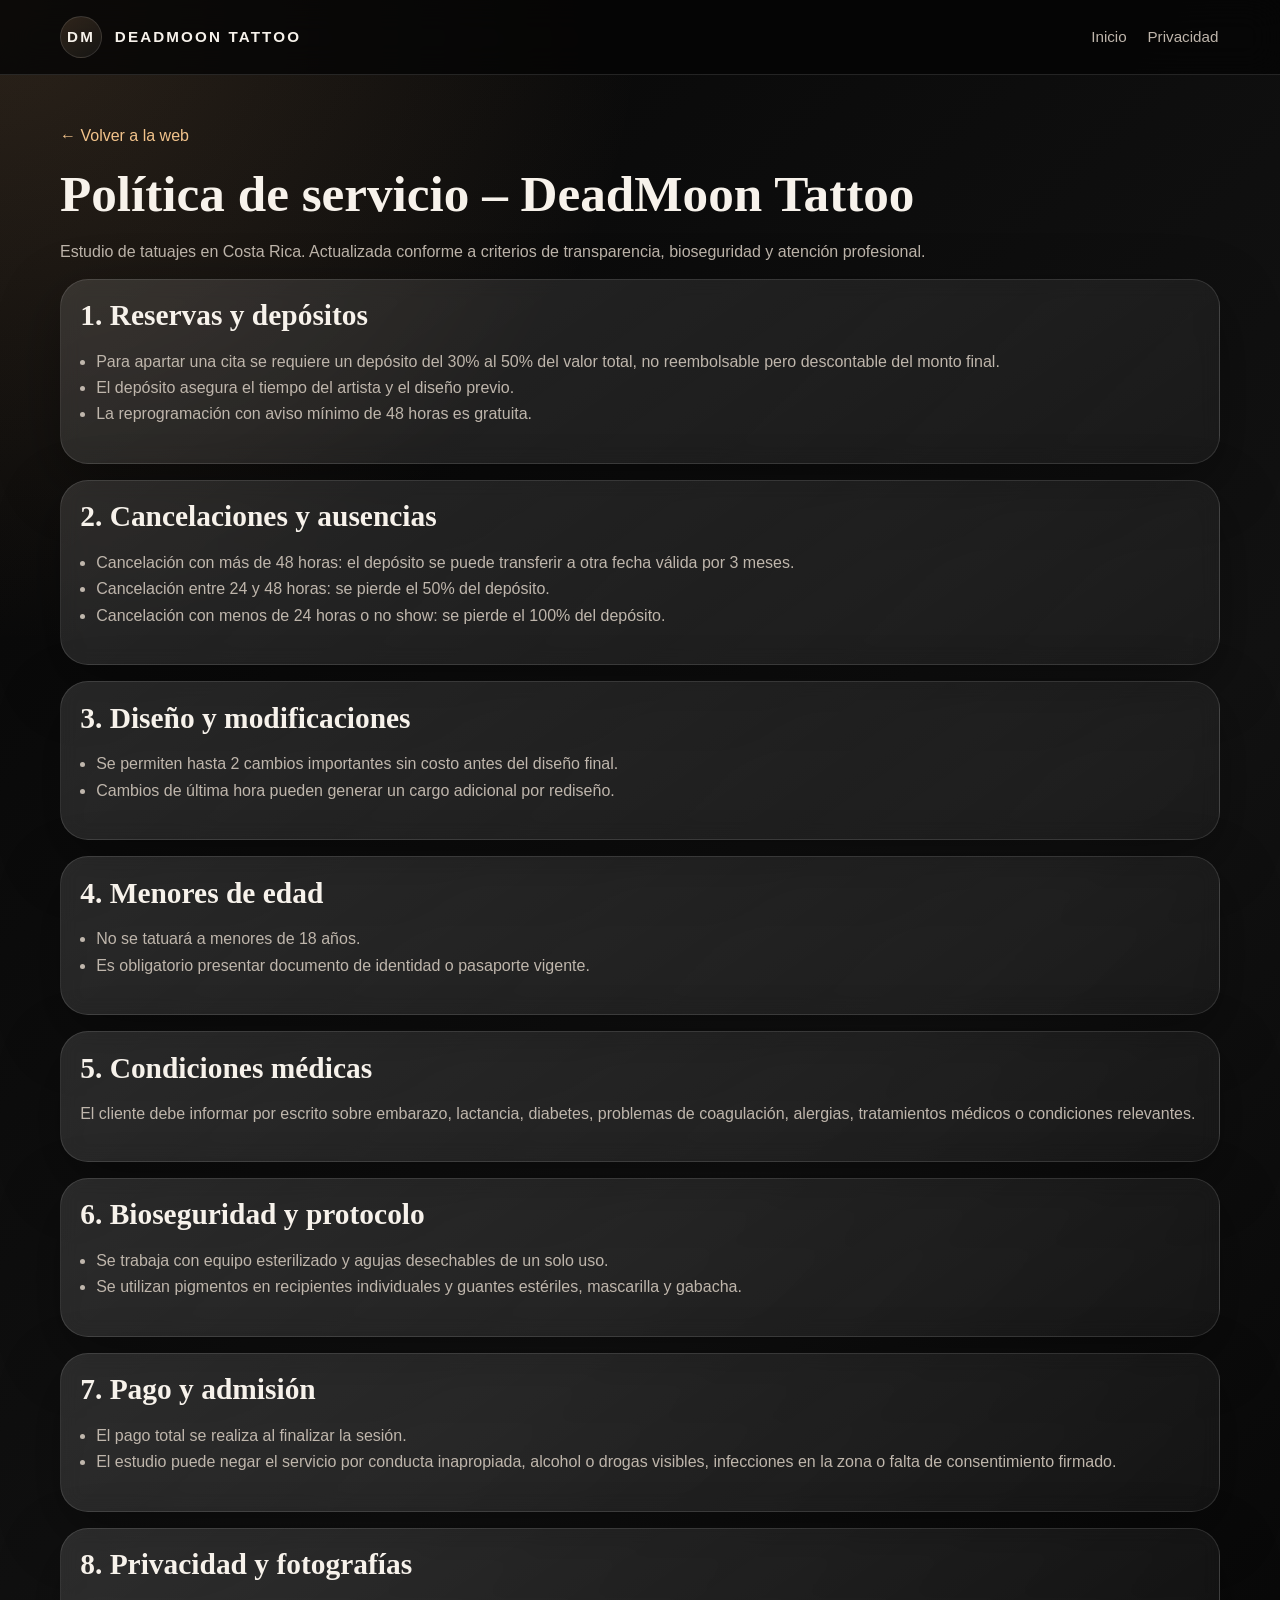
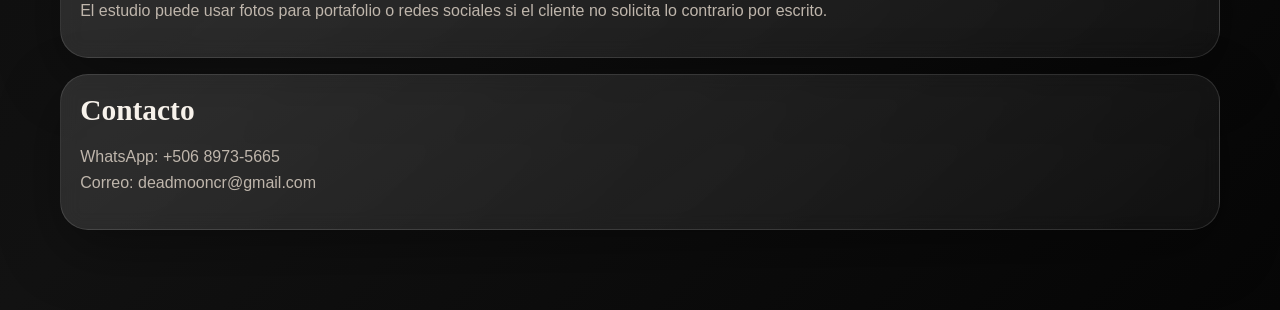
<file: policies.html>
<!DOCTYPE html>
<html lang="es">
  <head>
    <meta charset="UTF-8" />
    <meta name="viewport" content="width=device-width, initial-scale=1.0" />
    <meta name="robots" content="index,follow" />
    <meta http-equiv="Referrer-Policy" content="strict-origin-when-cross-origin" />
    <meta http-equiv="X-Content-Type-Options" content="nosniff" />
    <meta http-equiv="Permissions-Policy" content="geolocation=(), microphone=(), camera=()" />
    <meta http-equiv="Content-Security-Policy" content="default-src 'self'; script-src 'self'; style-src 'self' https://fonts.googleapis.com; img-src 'self' https: data:; font-src 'self' https://fonts.gstatic.com; connect-src 'self'; object-src 'none'; base-uri 'self'; frame-ancestors 'none'; upgrade-insecure-requests" />
    <title>Política de servicio | DeadMoon Tattoo</title>
    <link rel="preconnect" href="https://fonts.googleapis.com" />
    <link rel="preconnect" href="https://fonts.gstatic.com" crossorigin />
    <link href="https://fonts.googleapis.com/css2?family=Inter:wght@400;500;600;700;800&family=Playfair+Display:wght@600;700&display=swap" rel="stylesheet" />
    <link rel="stylesheet" href="/styles.css" />
  </head>
  <body>
    <header class="topbar">
      <div class="container topbar-inner">
        <a href="/" class="brand">
          <span class="brand-mark">DM</span>
          <span>DeadMoon Tattoo</span>
        </a>
        <nav>
          <a href="/">Inicio</a>
          <a href="/privacy.html">Privacidad</a>
        </nav>
      </div>
    </header>

    <main class="container policy-page">
      <a class="back-link" href="/">← Volver a la web</a>
      <h1>Política de servicio – DeadMoon Tattoo</h1>
      <p>Estudio de tatuajes en Costa Rica. Actualizada conforme a criterios de transparencia, bioseguridad y atención profesional.</p>

      <section class="panel">
        <h2>1. Reservas y depósitos</h2>
        <ul>
          <li>Para apartar una cita se requiere un depósito del 30% al 50% del valor total, no reembolsable pero descontable del monto final.</li>
          <li>El depósito asegura el tiempo del artista y el diseño previo.</li>
          <li>La reprogramación con aviso mínimo de 48 horas es gratuita.</li>
        </ul>
      </section>

      <section class="panel">
        <h2>2. Cancelaciones y ausencias</h2>
        <ul>
          <li>Cancelación con más de 48 horas: el depósito se puede transferir a otra fecha válida por 3 meses.</li>
          <li>Cancelación entre 24 y 48 horas: se pierde el 50% del depósito.</li>
          <li>Cancelación con menos de 24 horas o no show: se pierde el 100% del depósito.</li>
        </ul>
      </section>

      <section class="panel">
        <h2>3. Diseño y modificaciones</h2>
        <ul>
          <li>Se permiten hasta 2 cambios importantes sin costo antes del diseño final.</li>
          <li>Cambios de última hora pueden generar un cargo adicional por rediseño.</li>
        </ul>
      </section>

      <section class="panel">
        <h2>4. Menores de edad</h2>
        <ul>
          <li>No se tatuará a menores de 18 años.</li>
          <li>Es obligatorio presentar documento de identidad o pasaporte vigente.</li>
        </ul>
      </section>

      <section class="panel">
        <h2>5. Condiciones médicas</h2>
        <p>El cliente debe informar por escrito sobre embarazo, lactancia, diabetes, problemas de coagulación, alergias, tratamientos médicos o condiciones relevantes.</p>
      </section>

      <section class="panel">
        <h2>6. Bioseguridad y protocolo</h2>
        <ul>
          <li>Se trabaja con equipo esterilizado y agujas desechables de un solo uso.</li>
          <li>Se utilizan pigmentos en recipientes individuales y guantes estériles, mascarilla y gabacha.</li>
        </ul>
      </section>

      <section class="panel">
        <h2>7. Pago y admisión</h2>
        <ul>
          <li>El pago total se realiza al finalizar la sesión.</li>
          <li>El estudio puede negar el servicio por conducta inapropiada, alcohol o drogas visibles, infecciones en la zona o falta de consentimiento firmado.</li>
        </ul>
      </section>

      <section class="panel">
        <h2>8. Privacidad y fotografías</h2>
        <p>El estudio puede usar fotos para portafolio o redes sociales si el cliente no solicita lo contrario por escrito.</p>
      </section>

      <section class="panel">
        <h2>Contacto</h2>
        <p>WhatsApp: +506 8973-5665<br />Correo: deadmooncr@gmail.com</p>
      </section>
    </main>
  </body>
</html>
</file>
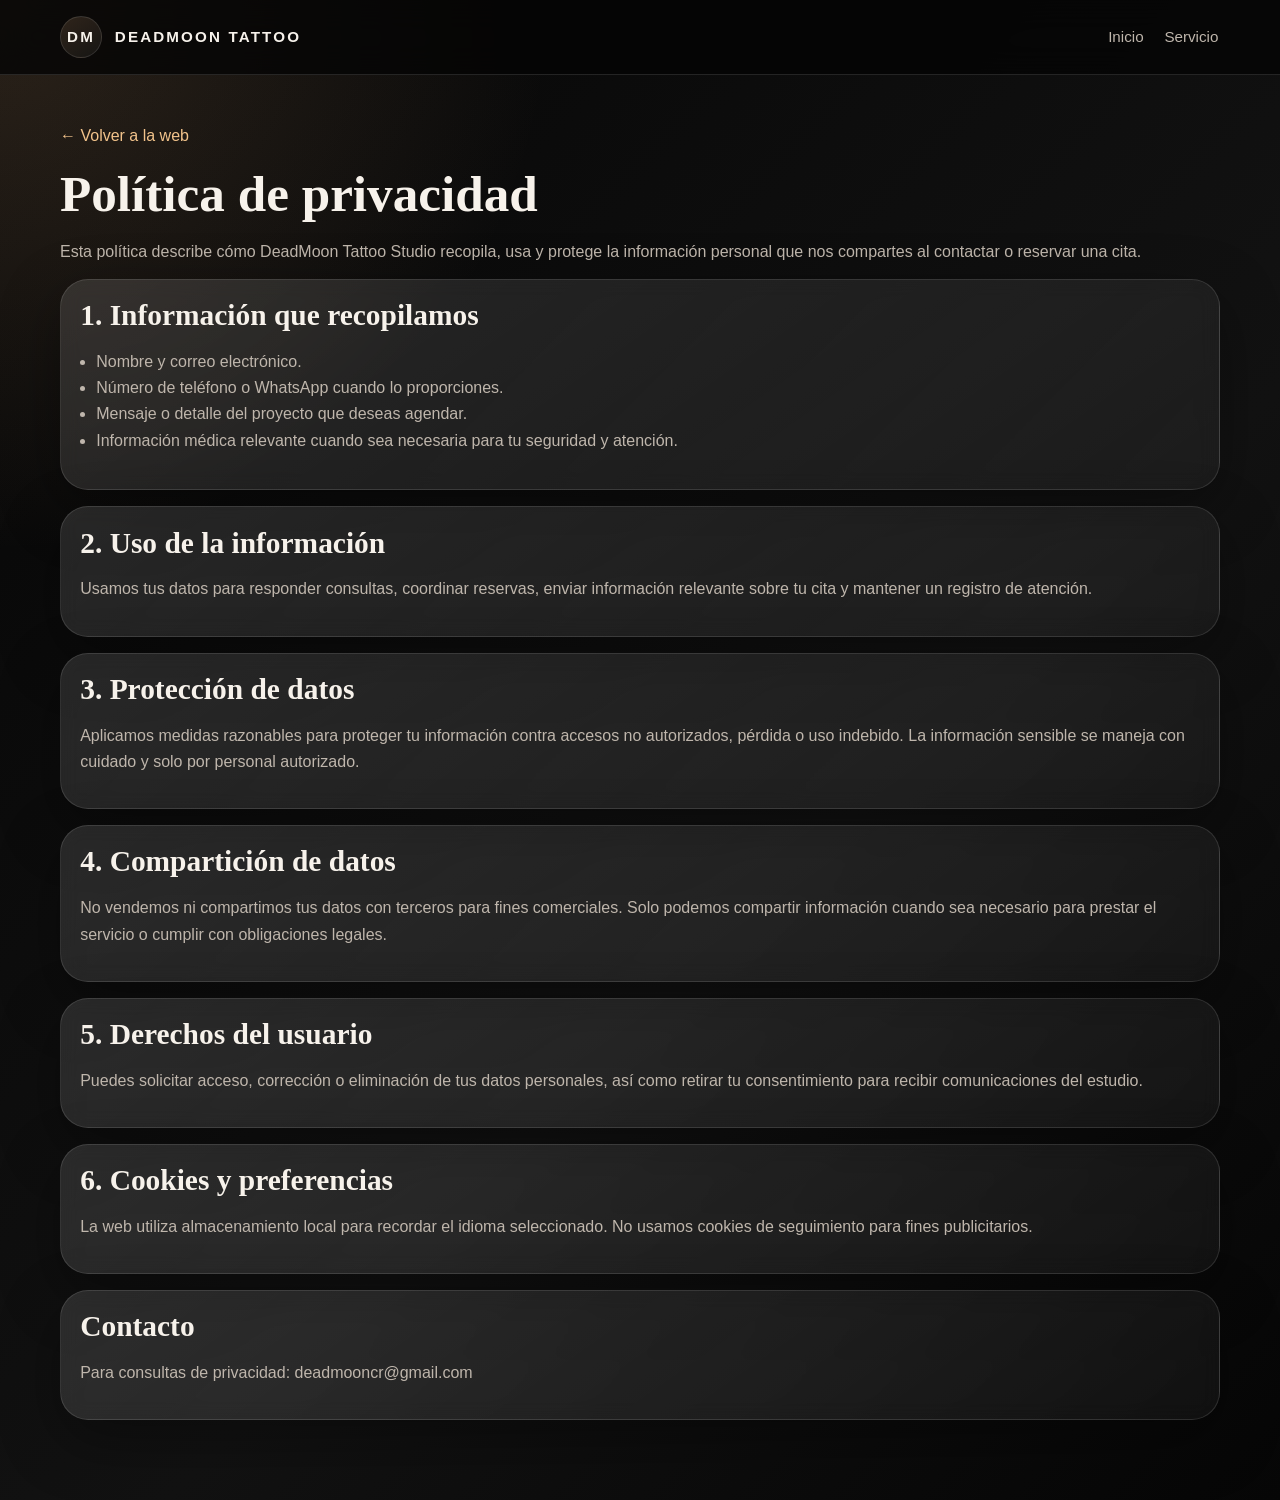
<file: privacy.html>
<!DOCTYPE html>
<html lang="es">
  <head>
    <meta charset="UTF-8" />
    <meta name="viewport" content="width=device-width, initial-scale=1.0" />
    <meta name="robots" content="index,follow" />
    <meta http-equiv="Referrer-Policy" content="strict-origin-when-cross-origin" />
    <meta http-equiv="X-Content-Type-Options" content="nosniff" />
    <meta http-equiv="Permissions-Policy" content="geolocation=(), microphone=(), camera=()" />
    <meta http-equiv="Content-Security-Policy" content="default-src 'self'; script-src 'self'; style-src 'self' https://fonts.googleapis.com; img-src 'self' https: data:; font-src 'self' https://fonts.gstatic.com; connect-src 'self'; object-src 'none'; base-uri 'self'; frame-ancestors 'none'; upgrade-insecure-requests" />
    <title>Política de privacidad | DeadMoon Tattoo</title>
    <link rel="preconnect" href="https://fonts.googleapis.com" />
    <link rel="preconnect" href="https://fonts.gstatic.com" crossorigin />
    <link href="https://fonts.googleapis.com/css2?family=Inter:wght@400;500;600;700;800&family=Playfair+Display:wght@600;700&display=swap" rel="stylesheet" />
    <link rel="stylesheet" href="/styles.css" />
  </head>
  <body>
    <header class="topbar">
      <div class="container topbar-inner">
        <a href="/" class="brand">
          <span class="brand-mark">DM</span>
          <span>DeadMoon Tattoo</span>
        </a>
        <nav>
          <a href="/">Inicio</a>
          <a href="/policies.html">Servicio</a>
        </nav>
      </div>
    </header>

    <main class="container policy-page">
      <a class="back-link" href="/">← Volver a la web</a>
      <h1>Política de privacidad</h1>
      <p>Esta política describe cómo DeadMoon Tattoo Studio recopila, usa y protege la información personal que nos compartes al contactar o reservar una cita.</p>

      <section class="panel">
        <h2>1. Información que recopilamos</h2>
        <ul>
          <li>Nombre y correo electrónico.</li>
          <li>Número de teléfono o WhatsApp cuando lo proporciones.</li>
          <li>Mensaje o detalle del proyecto que deseas agendar.</li>
          <li>Información médica relevante cuando sea necesaria para tu seguridad y atención.</li>
        </ul>
      </section>

      <section class="panel">
        <h2>2. Uso de la información</h2>
        <p>Usamos tus datos para responder consultas, coordinar reservas, enviar información relevante sobre tu cita y mantener un registro de atención.</p>
      </section>

      <section class="panel">
        <h2>3. Protección de datos</h2>
        <p>Aplicamos medidas razonables para proteger tu información contra accesos no autorizados, pérdida o uso indebido. La información sensible se maneja con cuidado y solo por personal autorizado.</p>
      </section>

      <section class="panel">
        <h2>4. Compartición de datos</h2>
        <p>No vendemos ni compartimos tus datos con terceros para fines comerciales. Solo podemos compartir información cuando sea necesario para prestar el servicio o cumplir con obligaciones legales.</p>
      </section>

      <section class="panel">
        <h2>5. Derechos del usuario</h2>
        <p>Puedes solicitar acceso, corrección o eliminación de tus datos personales, así como retirar tu consentimiento para recibir comunicaciones del estudio.</p>
      </section>

      <section class="panel">
        <h2>6. Cookies y preferencias</h2>
        <p>La web utiliza almacenamiento local para recordar el idioma seleccionado. No usamos cookies de seguimiento para fines publicitarios.</p>
      </section>

      <section class="panel">
        <h2>Contacto</h2>
        <p>Para consultas de privacidad: deadmooncr@gmail.com</p>
      </section>
    </main>
  </body>
</html>
</file>
<file: styles.css>
:root {
  --bg: #050505;
  --surface: rgba(255, 255, 255, 0.06);
  --surface-strong: rgba(255, 255, 255, 0.12);
  --text: #f7f2eb;
  --muted: #bfb6ac;
  --accent: #d4a373;
  --accent-strong: #f2c38b;
  --accent-dark: #7a4f2d;
  --border: rgba(255, 255, 255, 0.12);
  --shadow: 0 20px 60px rgba(0, 0, 0, 0.35);
}

* { box-sizing: border-box; }
html { scroll-behavior: smooth; }
body {
  margin: 0;
  font-family: 'Inter', sans-serif;
  color: var(--text);
  background: radial-gradient(circle at top left, rgba(212, 163, 115, 0.18), transparent 28%), linear-gradient(135deg, #060606 0%, #121212 60%, #060606 100%);
  line-height: 1.65;
}
a { color: inherit; text-decoration: none; }
img { max-width: 100%; display: block; }
button, input, textarea { font: inherit; }
.skip-link {
  position: absolute;
  left: 1rem;
  top: -3rem;
  background: var(--accent);
  color: #111;
  padding: 0.75rem 1rem;
  border-radius: 999px;
  z-index: 50;
  font-weight: 700;
}
.skip-link:focus { top: 1rem; }
.container { width: min(1160px, calc(100% - 2rem)); margin: 0 auto; }
.topbar {
  position: sticky; top: 0; z-index: 20; padding: 1rem 0; backdrop-filter: blur(16px); background: rgba(5,5,5,0.78); border-bottom: 1px solid var(--border);
}
.topbar-inner { display: flex; align-items: center; justify-content: space-between; gap: 1rem; }
.brand { display: inline-flex; align-items: center; gap: 0.8rem; font-weight: 700; letter-spacing: 0.14em; text-transform: uppercase; font-size: 0.95rem; }
.brand-mark {
  width: 42px; height: 42px; min-width: 42px; border-radius: 50%; display: grid; place-items: center; border: 1px solid var(--border); background: linear-gradient(145deg, rgba(212,163,115,0.18), rgba(255,255,255,0.05)); overflow: hidden;
}
.brand-mark img {
  width: 100%;
  height: 100%;
  object-fit: cover;
  display: block;
}
nav { display: flex; align-items: center; gap: 1.1rem; color: var(--muted); font-size: 0.95rem; }
nav a { position: relative; padding: 0.2rem 0.1rem; }
nav a::after { content: ''; position: absolute; left: 0; bottom: -3px; width: 100%; height: 2px; background: transparent; transition: 180ms ease; }
nav a:hover::after { background: var(--accent-strong); }
nav a:hover, .footer-links a:hover, .text-link:hover { color: var(--text); }
.menu-toggle {
  display: none;
  flex-direction: column;
  gap: 0.3rem;
  background: transparent;
  border: 0;
  padding: 0.25rem;
  cursor: pointer;
}
.menu-toggle span {
  width: 1.45rem;
  height: 2px;
  background: var(--text);
  border-radius: 999px;
}
.lang-toggle {
  border: 1px solid var(--border); background: var(--surface); color: var(--text); padding: 0.45rem 0.8rem; border-radius: 999px; font-size: 0.82rem; cursor: pointer; transition: 180ms ease;
}
.lang-toggle:hover { border-color: var(--accent); transform: translateY(-1px); }
.hero { padding: 5rem 0 3.5rem; }
.hero-grid { display: grid; grid-template-columns: 1.05fr 0.95fr; gap: 2rem; align-items: center; }
.eyebrow {
  display: inline-block; padding: 0.4rem 0.78rem; border: 1px solid rgba(212,163,115,0.28); border-radius: 999px; color: var(--accent-strong); font-size: 0.8rem; text-transform: uppercase; letter-spacing: 0.18em; margin-bottom: 1rem;
}
h1, h2, h3 { font-family: 'Playfair Display', serif; line-height: 1.15; margin: 0 0 0.9rem; }
h1 { font-size: clamp(2.2rem, 4vw, 3.7rem); }
h2 { font-size: clamp(1.65rem, 2.3vw, 2.35rem); }
h3 { font-size: 1.16rem; }
p { margin: 0 0 0.85rem; color: var(--muted); }
.lead { font-size: 1.05rem; max-width: 640px; }
.hero-actions { display: flex; flex-wrap: wrap; gap: 0.9rem; margin: 1.4rem 0 1.6rem; }
.social-row { display: flex; flex-wrap: wrap; gap: 1rem; margin-bottom: 1.8rem; }
.social-row a { color: var(--accent-strong); font-weight: 600; border: 1px solid rgba(212,163,115,0.18); padding: 0.5rem 0.85rem; border-radius: 999px; background: rgba(255,255,255,0.04); transition: 180ms ease; }
.social-row a:hover { color: #fff; border-color: var(--accent); transform: translateY(-1px); }
.btn {
  display: inline-flex; align-items: center; justify-content: center; gap: 0.5rem; padding: 0.9rem 1.2rem; border-radius: 999px; font-weight: 600; transition: 180ms ease; border: 1px solid transparent; cursor: pointer;
}
.btn-primary { background: linear-gradient(135deg, var(--accent) 0%, var(--accent-dark) 100%); color: #fff; box-shadow: var(--shadow); }
.btn-primary:hover { transform: translateY(-2px); }
.btn-secondary { border-color: var(--border); background: rgba(255,255,255,0.04); }
.stats { display: flex; flex-wrap: wrap; gap: 1rem; }
.stat-card { min-width: 150px; padding: 1rem; border: 1px solid var(--border); border-radius: 18px; background: var(--surface); }
.stat-card strong { display: block; color: var(--accent-strong); font-size: 0.98rem; }
.hero-visual { position: relative; }
.hero-card, .panel { background: linear-gradient(145deg, rgba(255,255,255,0.12), rgba(255,255,255,0.04)); border: 1px solid var(--border); border-radius: 28px; box-shadow: var(--shadow); overflow: hidden; backdrop-filter: blur(10px); }
.hero-card { position: relative; overflow: hidden; }
.hero-card::before { content: ''; position: absolute; inset: 0; background: linear-gradient(180deg, rgba(5,5,5,0.12), rgba(5,5,5,0.45)); pointer-events: none; }
.hero-card img { min-height: 430px; object-fit: cover; width: 100%; filter: saturate(0.95) contrast(1.05); }
.floating-note { position: absolute; left: -1rem; bottom: 1.2rem; background: rgba(8,8,8,0.92); border: 1px solid rgba(212,163,115,0.22); padding: 1rem 1.05rem; border-radius: 18px; max-width: 260px; box-shadow: 0 18px 46px rgba(0, 0, 0, 0.28); }
.floating-note strong { color: #fff; }
.floating-note p { color: var(--muted); }
.section { padding: 2.1rem 0 3rem; }
.section-title { margin-bottom: 1rem; }
.grid-2, .grid-3 { display: grid; gap: 1rem; }
.grid-2 { grid-template-columns: repeat(2, minmax(0, 1fr)); }
.grid-3 { grid-template-columns: repeat(3, minmax(0, 1fr)); }
.card-grid { display: grid; gap: 1rem; grid-template-columns: repeat(2, minmax(0, 1fr)); margin-top: 1rem; }
.blog-grid { display: grid; gap: 1rem; grid-template-columns: repeat(2, minmax(0, 1fr)); margin-top: 1.5rem; }
.blog-card { transition: transform 180ms ease, border-color 180ms ease; border: 1px solid rgba(212,163,115,0.16); }
.blog-card:hover { transform: translateY(-4px); border-color: rgba(212,163,115,0.32); }
.blog-card h3 { color: var(--accent-strong); }
.blog-card p { color: var(--muted); }
.social-list { list-style: none; padding: 0; margin: 0; display: grid; gap: 0.75rem; }
.social-list li a { color: var(--accent-strong); font-weight: 600; }
.social-list li a:hover { color: #fff; }
.qr-card img { width: min(260px, 100%); display: block; margin-top: 1rem; border-radius: 18px; background: #fff; padding: 0.8rem; }
.panel { padding: 1.2rem; }
.tag { display: inline-block; padding: 0.32rem 0.62rem; border-radius: 999px; border: 1px solid rgba(212,163,115,0.24); color: var(--accent-strong); font-size: 0.8rem; margin-bottom: 0.72rem; }
.check-list { padding-left: 1rem; color: var(--muted); }
.check-list li { margin-bottom: 0.6rem; }
.policy-card { min-height: 220px; }
.text-link { display: inline-block; margin-top: 0.75rem; color: var(--accent-strong); font-weight: 600; }
.contact-wrap { display: grid; grid-template-columns: 0.9fr 1.1fr; gap: 1rem; align-items: start; }
.contact-list { padding-left: 1rem; color: var(--muted); }
.contact-list li { margin-bottom: 0.6rem; }
.contact-list a { color: var(--accent-strong); font-weight: 600; }
.contact-list a:hover { color: #fff; }
.contact-form { display: grid; gap: 0.85rem; }
.contact-form label { display: grid; gap: 0.4rem; color: var(--muted); }
.contact-form input, .contact-form textarea {
  width: 100%; border: 1px solid var(--border); border-radius: 14px; padding: 0.8rem 0.9rem; color: var(--text); background: rgba(255,255,255,0.04);
}
.contact-form input:focus, .contact-form textarea:focus { outline: 2px solid rgba(212,163,115,0.35); border-color: var(--accent); }
.consent {
  display: flex;
  align-items: start;
  gap: 0.65rem;
  color: var(--muted);
  font-size: 0.95rem;
}
.consent input { width: auto; margin-top: 0.2rem; }
.honeypot { display: none !important; }
.form-note { min-height: 1.2rem; color: var(--accent-strong); }
.faq-list { display: grid; gap: 0.8rem; }
.faq-item {
  background: rgba(255,255,255,0.04);
  border: 1px solid var(--border);
  border-radius: 18px;
  padding: 1rem 1.1rem;
}
.faq-item summary {
  cursor: pointer;
  color: var(--text);
  font-weight: 600;
  list-style: none;
}
.faq-item summary::-webkit-details-marker { display: none; }
.faq-item p { margin-top: 0.7rem; margin-bottom: 0; color: var(--muted); }
.back-to-top {
  position: fixed;
  right: 1rem;
  bottom: 1rem;
  width: 46px;
  height: 46px;
  border-radius: 50%;
  display: grid;
  place-items: center;
  background: rgba(212,163,115,0.95);
  color: #111;
  font-size: 1.25rem;
  font-weight: 700;
  box-shadow: var(--shadow);
  opacity: 0;
  pointer-events: none;
  transform: translateY(12px);
  transition: 180ms ease;
}
.back-to-top.is-visible { opacity: 1; pointer-events: auto; transform: translateY(0); }
footer { padding: 1.2rem 0 2.4rem; border-top: 1px solid var(--border); margin-top: 1rem; }
.footer-row { display: flex; align-items: center; justify-content: space-between; gap: 1rem; color: var(--muted); }
.footer-links { display: flex; gap: 1rem; }
.policy-page { padding: 3rem 0 4rem; }
.policy-page .panel { margin-bottom: 1rem; }
.policy-page ul { color: var(--muted); padding-left: 1rem; }
.policy-page h2 { margin-bottom: 1rem; }
.policy-page h3 { margin-top: 1.1rem; }
.policy-page .back-link { display: inline-block; margin-bottom: 1rem; color: var(--accent-strong); }
@media (max-width: 900px) {
  .hero-grid, .contact-wrap, .card-grid, .blog-grid { grid-template-columns: 1fr; }
  .grid-3 { grid-template-columns: 1fr 1fr; }
}
@media (max-width: 640px) {
  .menu-toggle { display: inline-flex; }
  .topbar-inner { flex-wrap: wrap; }
  .site-nav {
    display: none;
    width: 100%;
    flex-direction: column;
    align-items: flex-start;
    padding: 0.9rem 0 0;
    gap: 0.7rem;
  }
  .site-nav.is-open { display: flex; }
  .lang-toggle { margin-left: auto; }
  .grid-2, .grid-3 { grid-template-columns: 1fr; }
  .footer-row { flex-direction: column; align-items: flex-start; }
  .hero { padding-top: 3rem; }
}
</file>
